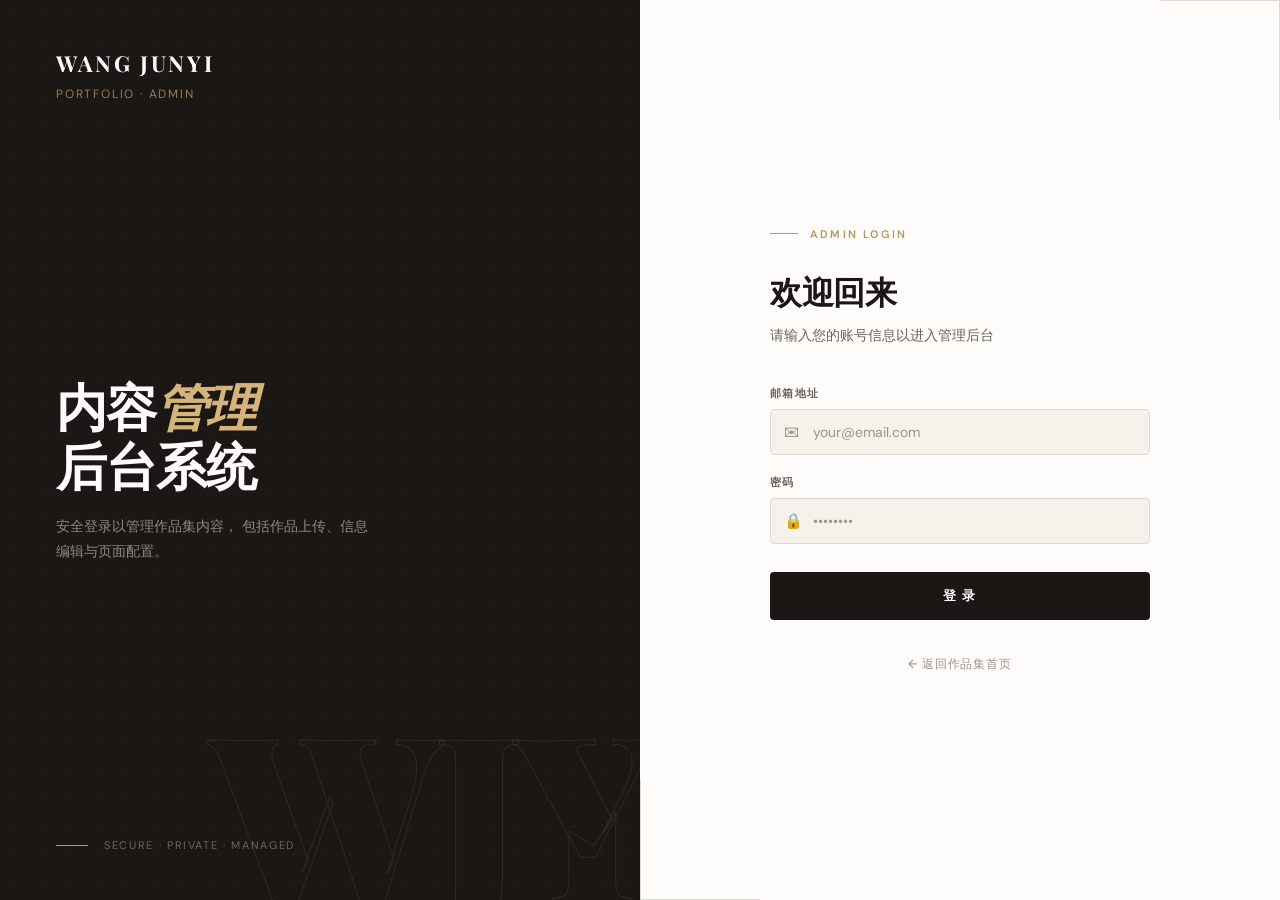
<file: admin.html>
<!DOCTYPE html>
<html lang="zh-CN">
<head>
    <meta charset="UTF-8">
    <meta name="viewport" content="width=device-width, initial-scale=1.0">
    <title>作品集后台管理 | WANG JUNYI</title>
    <link rel="icon" href="data:image/svg+xml,<svg xmlns='http://www.w3.org/2000/svg' viewBox='0 0 64 64'><path fill='%23333' d='M32 0C14.3 0 0 14.3 0 32c0 14.3 9.3 26.4 22.1 30.7 1.6.3 2.2-.7 2.2-1.5v-5.6c-9 2-10.9-3.9-10.9-3.9-1.5-3.8-3.6-4.8-3.6-4.8-2.9-2 .2-2 .2-2 3.2.2 4.9 3.3 4.9 3.3 2.9 4.9 7.5 3.5 9.3 2.7.3-2.1 1.1-3.5 2-4.3-7.1-.8-14.6-3.6-14.6-15.8 0-3.5 1.2-6.3 3.3-8.6-.3-.8-1.4-4 .3-8.3 0 0 2.7-.9 8.8 3.3 2.6-.7 5.3-1 8-1s5.5.3 8 1c6.1-4.2 8.8-3.3 8.8-3.3 1.7 4.3 .6 7.5 .3 8.3 2.1 2.3 3.3 5.1 3.3 8.6 0 12.3-7.5 15-14.6 15.8 1.1 1 2.1 2.9 2.1 5.9v8.8c0 .9 .6 1.9 2.2 1.5C54.7 58.4 64 46.3 64 32 64 14.3 49.7 0 32 0z'/></svg>">
    <link rel="stylesheet" href="https://cdn.quilljs.com/1.3.7/quill.snow.css">
    <link rel="stylesheet" href="css/admin.css">
</head>
<body>

<!-- 顶部栏 -->
<header class="admin-header">
    <div class="admin-header-left">
        <button class="sidebar-toggle" id="sidebar-toggle" title="折叠侧边栏">
            <span></span><span></span><span></span>
        </button>
        <div class="admin-logo">
            <span class="logo-icon">⚡</span>
            <span class="logo-text">作品集管理后台</span>
        </div>
    </div>
    <div class="admin-header-right">
        <a href="index.html" target="_blank" class="preview-btn">
            <svg viewBox="0 0 24 24" fill="none" stroke="currentColor" stroke-width="2"><path d="M18 13v6a2 2 0 0 1-2 2H5a2 2 0 0 1-2-2V8a2 2 0 0 1 2-2h6"/><polyline points="15 3 21 3 21 9"/><line x1="10" y1="14" x2="21" y2="3"/></svg>
            预览前端
        </a>
        <button id="logout-btn" style="margin-left:8px;padding:6px 14px;border:1px solid #e5e7eb;border-radius:6px;background:#fff;cursor:pointer;font-size:13px;color:#374151;" title="登出">
            🔒 登出
        </button>
        <button class="export-btn" id="export-btn" title="导出所有数据为JSON文件">
            <svg viewBox="0 0 24 24" fill="none" stroke="currentColor" stroke-width="2"><path d="M21 15v4a2 2 0 0 1-2 2H5a2 2 0 0 1-2-2v-4"/><polyline points="7 10 12 15 17 10"/><line x1="12" y1="15" x2="12" y2="3"/></svg>
            导出数据
        </button>
        <button class="import-btn" id="import-btn" title="从JSON文件导入数据">
            <svg viewBox="0 0 24 24" fill="none" stroke="currentColor" stroke-width="2"><path d="M21 15v4a2 2 0 0 1-2 2H5a2 2 0 0 1-2-2v-4"/><polyline points="17 8 12 3 7 8"/><line x1="12" y1="3" x2="12" y2="15"/></svg>
            导入数据
        </button>
        <input type="file" id="import-file-input" accept=".json" style="display:none">
        <button class="reset-btn" id="reset-btn" title="清除所有本地修改，恢复到原始数据">
            <svg viewBox="0 0 24 24" fill="none" stroke="currentColor" stroke-width="2"><polyline points="1 4 1 10 7 10"/><path d="M3.51 15a9 9 0 1 0 .49-3.11"/></svg>
            重置数据
        </button>
    </div>
</header>

<!-- 主体布局 -->
<div class="admin-layout">

    <!-- 侧边栏 -->
    <aside class="admin-sidebar" id="admin-sidebar">
        <nav class="sidebar-nav">
            <div class="nav-group">
                <div class="nav-group-label">页面内容</div>
                <a href="#" class="nav-item active" data-panel="hero">
                    <svg viewBox="0 0 24 24" fill="none" stroke="currentColor" stroke-width="2"><rect x="3" y="3" width="18" height="18" rx="2"/><path d="M3 9h18M9 21V9"/></svg>
                    Hero 首屏
                </a>
                <a href="#" class="nav-item" data-panel="about">
                    <svg viewBox="0 0 24 24" fill="none" stroke="currentColor" stroke-width="2"><path d="M20 21v-2a4 4 0 0 0-4-4H8a4 4 0 0 0-4 4v2"/><circle cx="12" cy="7" r="4"/></svg>
                    个人介绍
                </a>
                <a href="#" class="nav-item" data-panel="contact">
                    <svg viewBox="0 0 24 24" fill="none" stroke="currentColor" stroke-width="2"><path d="M22 16.92v3a2 2 0 0 1-2.18 2 19.79 19.79 0 0 1-8.63-3.07 19.5 19.5 0 0 1-6-6 19.79 19.79 0 0 1-3.07-8.67A2 2 0 0 1 4.11 2h3a2 2 0 0 1 2 1.72 12.84 12.84 0 0 0 .7 2.81 2 2 0 0 1-.45 2.11L8.09 9.91a16 16 0 0 0 6 6l1.27-1.27a2 2 0 0 1 2.11-.45 12.84 12.84 0 0 0 2.81.7A2 2 0 0 1 22 16.92z"/></svg>
                    联系方式
                </a>
            </div>
            <div class="nav-group">
                <div class="nav-group-label">作品管理</div>
                <a href="#" class="nav-item" data-panel="works-cultural">
                    <svg viewBox="0 0 24 24" fill="none" stroke="currentColor" stroke-width="2"><path d="M2 3h6a4 4 0 0 1 4 4v14a3 3 0 0 0-3-3H2z"/><path d="M22 3h-6a4 4 0 0 0-4 4v14a3 3 0 0 1 3-3h7z"/></svg>
                    文化宣传
                    <span class="nav-badge" id="badge-cultural">0</span>
                </a>
                <a href="#" class="nav-item" data-panel="works-community">
                    <svg viewBox="0 0 24 24" fill="none" stroke="currentColor" stroke-width="2"><path d="M17 21v-2a4 4 0 0 0-4-4H5a4 4 0 0 0-4 4v2"/><circle cx="9" cy="7" r="4"/><path d="M23 21v-2a4 4 0 0 0-3-3.87"/><path d="M16 3.13a4 4 0 0 1 0 7.75"/></svg>
                    社区内容
                    <span class="nav-badge" id="badge-community">0</span>
                </a>
                <a href="#" class="nav-item" data-panel="works-language">
                    <svg viewBox="0 0 24 24" fill="none" stroke="currentColor" stroke-width="2"><circle cx="12" cy="12" r="10"/><line x1="2" y1="12" x2="22" y2="12"/><path d="M12 2a15.3 15.3 0 0 1 4 10 15.3 15.3 0 0 1-4 10 15.3 15.3 0 0 1-4-10 15.3 15.3 0 0 1 4-10z"/></svg>
                    语言服务
                    <span class="nav-badge" id="badge-language">0</span>
                </a>
                <a href="#" class="nav-item" data-panel="works-other">
                    <svg viewBox="0 0 24 24" fill="none" stroke="currentColor" stroke-width="2"><circle cx="12" cy="12" r="1"/><circle cx="19" cy="12" r="1"/><circle cx="5" cy="12" r="1"/></svg>
                    其他作品
                    <span class="nav-badge" id="badge-other">0</span>
                </a>
            </div>
        </nav>
        <div class="sidebar-footer">
            <div class="save-status" id="save-status">
                <span class="status-dot saved"></span>
                <span class="status-text">数据已保存</span>
            </div>
        </div>
    </aside>

    <!-- 内容区 -->
    <main class="admin-main" id="admin-main">

        <!-- ===== Hero 首屏面板 ===== -->
        <div class="panel active" id="panel-hero">
            <div class="panel-header">
                <h2 class="panel-title">Hero 首屏</h2>
                <p class="panel-desc">修改网站首屏展示的标题、描述和照片</p>
            </div>
            <div class="panel-body">
                <div class="form-card">
                    <div class="form-group">
                        <label class="form-label">首屏标题 <span class="label-hint">（支持富文本，可设置大小/颜色/emoji）</span></label>
                        <div id="hero-heading-editor" class="quill-editor-wrapper" style="background:#fff;border:1px solid #e5e7eb;border-radius:8px;"></div>
                    </div>
                    <div class="form-group">
                        <label class="form-label">个人描述</label>
                        <textarea id="hero-description" class="form-textarea" rows="3" placeholder="一句话介绍自己..."></textarea>
                    </div>
                    <div class="form-grid">
                        <div class="form-group">
                            <label class="form-label">按钮一文字</label>
                            <input type="text" id="hero-btn-primary" class="form-input" placeholder="作品展示">
                        </div>
                        <div class="form-group">
                            <label class="form-label">按钮二文字</label>
                            <input type="text" id="hero-btn-secondary" class="form-input" placeholder="关于我">
                        </div>
                    </div>
                    <div class="form-grid">
                        <div class="form-group">
                            <label class="form-label">作品案例数量</label>
                            <input type="text" id="hero-stat-works" class="form-input" placeholder="15">
                        </div>
                        <div class="form-group">
                            <label class="form-label">实习经历数量</label>
                            <input type="text" id="hero-stat-internships" class="form-input" placeholder="3">
                        </div>
                    </div>
                    <div class="form-group">
                        <label class="form-label">个人照片</label>
                        <div class="image-uploader" id="hero-photo-uploader">
                            <div class="image-preview-wrap">
                                <img id="hero-photo-preview" src="" alt="预览" class="image-preview hidden">
                                <div class="image-placeholder" id="hero-photo-placeholder">
                                    <svg viewBox="0 0 24 24" fill="none" stroke="currentColor" stroke-width="1.5"><rect x="3" y="3" width="18" height="18" rx="2"/><circle cx="8.5" cy="8.5" r="1.5"/><polyline points="21 15 16 10 5 21"/></svg>
                                    <p>点击选择图片</p>
                                    <p class="hint">支持 JPG、PNG、WebP</p>
                                </div>
                            </div>
                            <div class="image-uploader-actions">
                                <input type="file" id="hero-photo-file" accept="image/*" style="display:none">
                                <button class="btn-secondary" onclick="document.getElementById('hero-photo-file').click()">
                                    <svg viewBox="0 0 24 24" fill="none" stroke="currentColor" stroke-width="2"><path d="M21 15v4a2 2 0 0 1-2 2H5a2 2 0 0 1-2-2v-4"/><polyline points="17 8 12 3 7 8"/><line x1="12" y1="3" x2="12" y2="15"/></svg>
                                    上传本地图片
                                </button>
                            </div>
                        </div>
                    </div>
                    <div class="form-actions">
                        <button class="btn-primary" id="save-hero">保存 Hero 设置</button>
                    </div>
                </div>
            </div>
        </div>

        <!-- ===== 个人介绍面板 ===== -->
        <div class="panel" id="panel-about">
            <div class="panel-header">
                <h2 class="panel-title">个人介绍</h2>
                <p class="panel-desc">修改关于我区域的照片、文案、技能、教育经历和实习经历</p>
            </div>
            <div class="panel-body">
                <!-- 照片 + 文案 -->
                <div class="form-card">
                    <h3 class="form-card-title">照片 & 个人简介</h3>
                    <div class="form-group">
                        <label class="form-label">个人照片</label>
                        <div class="image-uploader">
                            <div class="image-preview-wrap">
                                <img id="about-photo-preview" src="" alt="预览" class="image-preview hidden">
                                <div class="image-placeholder" id="about-photo-placeholder">
                                    <svg viewBox="0 0 24 24" fill="none" stroke="currentColor" stroke-width="1.5"><rect x="3" y="3" width="18" height="18" rx="2"/><circle cx="8.5" cy="8.5" r="1.5"/><polyline points="21 15 16 10 5 21"/></svg>
                                    <p>点击选择图片</p>
                                </div>
                            </div>
                            <div class="image-uploader-actions">
                                <input type="file" id="about-photo-file" accept="image/*" style="display:none">
                                <button class="btn-secondary" onclick="document.getElementById('about-photo-file').click()">
                                    <svg viewBox="0 0 24 24" fill="none" stroke="currentColor" stroke-width="2"><path d="M21 15v4a2 2 0 0 1-2 2H5a2 2 0 0 1-2-2v-4"/><polyline points="17 8 12 3 7 8"/><line x1="12" y1="3" x2="12" y2="15"/></svg>
                                    上传本地图片
                                </button>
                            </div>
                        </div>
                    </div>
                    <div class="form-group">
                        <label class="form-label">引言文字 <span class="label-hint">（大字展示，支持换行）</span></label>
                        <textarea id="about-quote" class="form-textarea" rows="3" placeholder="输入引言，如：用文字赋予文化以温度，&#10;让语言跨越边界与时间。"></textarea>
                    </div>
                    <div class="form-group">
                        <label class="form-label">个人简介文案 <span class="label-hint">（小字正文）</span></label>
                        <textarea id="about-intro" class="form-textarea" rows="4" placeholder="输入个人简介..."></textarea>
                    </div>
                    <div class="form-actions">
                        <button class="btn-primary" id="save-about-intro">保存照片 & 简介</button>
                    </div>
                </div>

                <!-- 技能 -->
                <div class="form-card">
                    <h3 class="form-card-title">技能标签</h3>
                    <div class="tags-editor" id="skills-editor">
                        <div class="tags-list" id="skills-tags"></div>
                        <div class="tags-add">
                            <input type="text" id="skill-input" class="form-input" placeholder="输入技能名称，按回车添加">
                            <button class="btn-secondary" id="add-skill-btn">添加</button>
                        </div>
                        <p class="hint-text">点击标签上的 × 可删除，拖拽可排序</p>
                    </div>
                    <div class="form-actions">
                        <button class="btn-primary" id="save-about-skills">保存技能</button>
                    </div>
                </div>

                <!-- 教育经历 -->
                <div class="form-card">
                    <h3 class="form-card-title">教育经历</h3>
                    <div id="education-list" class="experience-list"></div>
                    <button class="btn-add-item" id="add-education-btn">
                        <svg viewBox="0 0 24 24" fill="none" stroke="currentColor" stroke-width="2"><line x1="12" y1="5" x2="12" y2="19"/><line x1="5" y1="12" x2="19" y2="12"/></svg>
                        添加教育经历
                    </button>
                    <div class="form-actions">
                        <button class="btn-primary" id="save-about-education">保存教育经历</button>
                    </div>
                </div>

                <!-- 实习经历 -->
                <div class="form-card">
                    <h3 class="form-card-title">实习经历</h3>
                    <div id="internship-list" class="experience-list"></div>
                    <button class="btn-add-item" id="add-internship-btn">
                        <svg viewBox="0 0 24 24" fill="none" stroke="currentColor" stroke-width="2"><line x1="12" y1="5" x2="12" y2="19"/><line x1="5" y1="12" x2="19" y2="12"/></svg>
                        添加实习经历
                    </button>
                    <div class="form-actions">
                        <button class="btn-primary" id="save-about-internships">保存实习经历</button>
                    </div>
                </div>
            </div>
        </div>

        <!-- ===== 联系方式面板 ===== -->
        <div class="panel" id="panel-contact">
            <div class="panel-header">
                <h2 class="panel-title">联系方式</h2>
                <p class="panel-desc">修改邮箱和电话号码</p>
            </div>
            <div class="panel-body">
                <div class="form-card">
                    <h3 class="form-card-title">联系信息</h3>
                    <div class="form-group">
                        <label class="form-label">邮箱 <span class="required">*</span></label>
                        <input type="email" id="contact-email" class="form-input" placeholder="输入邮箱地址">
                    </div>
                    <div class="form-group">
                        <label class="form-label">电话 <span class="required">*</span></label>
                        <input type="text" id="contact-phone" class="form-input" placeholder="输入电话号码，如：+86 150 8172 5260">
                    </div>
                    <div class="form-actions">
                        <button class="btn-primary" id="save-contact">保存联系方式</button>
                    </div>
                </div>
            </div>
        </div>

        <!-- ===== 作品列表面板（通用模板，JS动态渲染） ===== -->
        <div class="panel" id="panel-works-cultural">
            <div class="panel-header">
                <h2 class="panel-title">文化宣传作品</h2>
                <p class="panel-desc">管理文化宣传类作品的封面、标题、简介及详情</p>
            </div>
            <div class="panel-body">
                <div class="works-manager">
                    <div class="works-toolbar">
                        <button class="btn-primary" data-add-work="cultural">
                            <svg viewBox="0 0 24 24" fill="none" stroke="currentColor" stroke-width="2"><line x1="12" y1="5" x2="12" y2="19"/><line x1="5" y1="12" x2="19" y2="12"/></svg>
                            新增作品
                        </button>
                    </div>
                    <div class="works-list" id="works-list-cultural"></div>
                </div>
            </div>
        </div>

        <div class="panel" id="panel-works-community">
            <div class="panel-header">
                <h2 class="panel-title">社区内容作品</h2>
                <p class="panel-desc">管理社区内容类作品的封面、标题、简介及详情</p>
            </div>
            <div class="panel-body">
                <div class="works-manager">
                    <div class="works-toolbar">
                        <button class="btn-primary" data-add-work="community">
                            <svg viewBox="0 0 24 24" fill="none" stroke="currentColor" stroke-width="2"><line x1="12" y1="5" x2="12" y2="19"/><line x1="5" y1="12" x2="19" y2="12"/></svg>
                            新增作品
                        </button>
                    </div>
                    <div class="works-list" id="works-list-community"></div>
                </div>
            </div>
        </div>

        <div class="panel" id="panel-works-language">
            <div class="panel-header">
                <h2 class="panel-title">语言服务作品</h2>
                <p class="panel-desc">管理语言服务类作品的封面、标题、简介及详情</p>
            </div>
            <div class="panel-body">
                <div class="works-manager">
                    <div class="works-toolbar">
                        <button class="btn-primary" data-add-work="language">
                            <svg viewBox="0 0 24 24" fill="none" stroke="currentColor" stroke-width="2"><line x1="12" y1="5" x2="12" y2="19"/><line x1="5" y1="12" x2="19" y2="12"/></svg>
                            新增作品
                        </button>
                    </div>
                    <div class="works-list" id="works-list-language"></div>
                </div>
            </div>
        </div>

        <div class="panel" id="panel-works-other">
            <div class="panel-header">
                <h2 class="panel-title">其他作品</h2>
                <p class="panel-desc">管理其他类作品的封面、标题、简介及详情</p>
            </div>
            <div class="panel-body">
                <div class="works-manager">
                    <div class="works-toolbar">
                        <button class="btn-primary" data-add-work="other">
                            <svg viewBox="0 0 24 24" fill="none" stroke="currentColor" stroke-width="2"><line x1="12" y1="5" x2="12" y2="19"/><line x1="5" y1="12" x2="19" y2="12"/></svg>
                            新增作品
                        </button>
                    </div>
                    <div class="works-list" id="works-list-other"></div>
                </div>
            </div>
        </div>

    </main>
</div>

<!-- ===== 作品编辑弹窗 ===== -->
<div class="modal-overlay" id="work-modal-overlay">
    <div class="modal" id="work-modal">
        <div class="modal-header">
            <h3 class="modal-title" id="work-modal-title">编辑作品</h3>
            <button class="modal-close" id="work-modal-close">
                <svg viewBox="0 0 24 24" fill="none" stroke="currentColor" stroke-width="2"><line x1="18" y1="6" x2="6" y2="18"/><line x1="6" y1="6" x2="18" y2="18"/></svg>
            </button>
        </div>
        <div class="modal-body">
            <input type="hidden" id="work-edit-id">
            <input type="hidden" id="work-edit-category">

            <!-- 基础信息 -->
            <div class="modal-section">
                <h4 class="modal-section-title">基础信息</h4>
                <div class="form-grid-2">
                    <div class="form-group">
                        <label class="form-label">作品标题 <span class="required">*</span></label>
                        <input type="text" id="work-title" class="form-input" placeholder="输入作品标题">
                    </div>
                    <div class="form-group">
                        <label class="form-label">子分类</label>
                        <input type="text" id="work-subcategory" class="form-input" placeholder="如：event / product / people">
                    </div>
                </div>
                <div class="form-group">
                    <label class="form-label">作品简介（列表页显示）</label>
                    <textarea id="work-description" class="form-textarea" rows="2" placeholder="一两句话描述作品..."></textarea>
                </div>
                <div class="form-group">
                    <label class="form-label">封面图片</label>
                    <div class="image-uploader compact">
                        <div class="image-preview-wrap small">
                            <img id="work-thumbnail-preview" src="" alt="预览" class="image-preview hidden">
                            <div class="image-placeholder small" id="work-thumbnail-placeholder">
                                <svg viewBox="0 0 24 24" fill="none" stroke="currentColor" stroke-width="1.5"><rect x="3" y="3" width="18" height="18" rx="2"/><circle cx="8.5" cy="8.5" r="1.5"/><polyline points="21 15 16 10 5 21"/></svg>
                                <p>封面图</p>
                            </div>
                        </div>
                        <div class="image-uploader-actions">
                            <input type="file" id="work-thumbnail-file" accept="image/*" style="display:none">
                            <button class="btn-secondary small" id="work-thumbnail-upload-btn" type="button">上传图片</button>
                        </div>
                    </div>
                </div>
            </div>

            <!-- 详情信息 -->
            <div class="modal-section">
                <h4 class="modal-section-title">详情页信息</h4>
                <div class="form-grid-2">
                    <div class="form-group">
                        <label class="form-label">类型</label>
                        <input type="text" id="work-type" class="form-input" placeholder="如：活动新闻稿、产品文案">
                    </div>
                    <div class="form-group">
                        <label class="form-label">创作时间</label>
                        <input type="text" id="work-date" class="form-input" placeholder="如：2025-07">
                    </div>
                </div>
                <div class="form-group">
                    <label class="form-label">作品详情内容</label>
                    <div id="work-content-editor" class="quill-editor-wrap"></div>
                </div>
            </div>

            <!-- 详情配图 -->
            <div class="modal-section">
                <h4 class="modal-section-title">详情配图</h4>
                <div id="work-detail-images-list" class="detail-images-editor"></div>
                <div class="detail-image-add">
                    <input type="file" id="work-detail-image-file" accept="image/*" style="display:none">
                    <button class="btn-secondary" id="add-detail-image-file-btn">
                        <svg viewBox="0 0 24 24" fill="none" stroke="currentColor" stroke-width="2"><line x1="12" y1="5" x2="12" y2="19"/><line x1="5" y1="12" x2="19" y2="12"/></svg>
                        上传配图
                    </button>
                </div>
            </div>

            <!-- 跳转链接 -->
            <div class="modal-section">
                <h4 class="modal-section-title">查看原文链接</h4>
                <div id="work-links-list" class="links-editor"></div>
                <button class="btn-add-item" id="add-link-btn">
                    <svg viewBox="0 0 24 24" fill="none" stroke="currentColor" stroke-width="2"><line x1="12" y1="5" x2="12" y2="19"/><line x1="5" y1="12" x2="19" y2="12"/></svg>
                    添加链接
                </button>
            </div>
        </div>
        <div class="modal-footer">
            <button class="btn-ghost" id="work-modal-cancel">取消</button>
            <button class="btn-primary" id="work-modal-save">保存作品</button>
        </div>
    </div>
</div>

<!-- Toast 提示 -->
<div class="toast" id="toast"></div>

<script src="https://cdn.quilljs.com/1.3.7/quill.js"></script>
<script src="js/supabase.js"></script>
<script src="js/admin.js"></script>
</body>
</html>
</file>
<file: css/admin.css>
/* ==========================================
   后台管理系统样式
   ========================================== */

:root {
    --admin-bg: #f5f6fa;
    --admin-sidebar-bg: #1a1d23;
    --admin-sidebar-width: 220px;
    --admin-header-height: 56px;
    --admin-white: #ffffff;
    --admin-primary: #2563eb;
    --admin-primary-hover: #1d4ed8;
    --admin-danger: #ef4444;
    --admin-danger-hover: #dc2626;
    --admin-success: #22c55e;
    --admin-warning: #f59e0b;
    --admin-border: #e5e7eb;
    --admin-text: #111827;
    --admin-text-muted: #6b7280;
    --admin-text-light: #9ca3af;
    --admin-shadow: 0 1px 3px rgba(0,0,0,0.08), 0 1px 2px rgba(0,0,0,0.04);
    --admin-shadow-md: 0 4px 16px rgba(0,0,0,0.10);
    --admin-radius: 8px;
    --admin-radius-sm: 6px;
    --transition: 150ms ease;
}

*, *::before, *::after { box-sizing: border-box; margin: 0; padding: 0; }
html { font-size: 14px; }
body {
    font-family: -apple-system, BlinkMacSystemFont, "Segoe UI", "PingFang SC", "Microsoft YaHei", sans-serif;
    background: var(--admin-bg);
    color: var(--admin-text);
    min-height: 100vh;
    overflow-x: hidden;
}
a { text-decoration: none; color: inherit; }
button { cursor: pointer; border: none; background: none; font-family: inherit; font-size: inherit; }
input, textarea, select { font-family: inherit; font-size: inherit; }

/* ==========================================
   顶部栏
   ========================================== */
.admin-header {
    position: fixed;
    top: 0; left: 0; right: 0;
    height: var(--admin-header-height);
    background: var(--admin-white);
    border-bottom: 1px solid var(--admin-border);
    display: flex;
    align-items: center;
    justify-content: space-between;
    padding: 0 20px;
    z-index: 100;
    box-shadow: var(--admin-shadow);
}
.admin-header-left { display: flex; align-items: center; gap: 14px; }
.admin-header-right { display: flex; align-items: center; gap: 8px; }

.sidebar-toggle {
    width: 34px; height: 34px;
    display: flex; flex-direction: column;
    align-items: center; justify-content: center; gap: 4px;
    border-radius: var(--admin-radius-sm);
    transition: background var(--transition);
}
.sidebar-toggle:hover { background: var(--admin-bg); }
.sidebar-toggle span {
    display: block; width: 18px; height: 1.5px;
    background: var(--admin-text-muted);
    transition: var(--transition);
}

.admin-logo { display: flex; align-items: center; gap: 8px; font-weight: 600; font-size: 15px; }
.logo-icon { font-size: 18px; }
.logo-text { color: var(--admin-text); }

/* 顶部按钮组 */
.preview-btn, .export-btn, .import-btn, .reset-btn {
    display: flex; align-items: center; gap: 6px;
    padding: 7px 14px;
    border-radius: var(--admin-radius-sm);
    font-size: 13px; font-weight: 500;
    transition: var(--transition);
}
.preview-btn svg, .export-btn svg, .import-btn svg, .reset-btn svg { width: 14px; height: 14px; }

.preview-btn {
    background: var(--admin-primary);
    color: #fff;
}
.preview-btn:hover { background: var(--admin-primary-hover); }

.export-btn {
    background: var(--admin-bg);
    color: var(--admin-text);
    border: 1px solid var(--admin-border);
}
.export-btn:hover { background: #e9ebf0; }

.import-btn {
    background: var(--admin-bg);
    color: var(--admin-text);
    border: 1px solid var(--admin-border);
}
.import-btn:hover { background: #e9ebf0; }

.reset-btn {
    background: var(--admin-bg);
    color: var(--admin-danger);
    border: 1px solid var(--admin-border);
}
.reset-btn:hover { background: #fef2f2; border-color: var(--admin-danger); }

/* ==========================================
   主体布局
   ========================================== */
.admin-layout {
    display: flex;
    margin-top: var(--admin-header-height);
    min-height: calc(100vh - var(--admin-header-height));
}

/* ==========================================
   侧边栏
   ========================================== */
.admin-sidebar {
    width: var(--admin-sidebar-width);
    background: var(--admin-sidebar-bg);
    flex-shrink: 0;
    position: fixed;
    top: var(--admin-header-height);
    left: 0;
    bottom: 0;
    overflow-y: auto;
    display: flex;
    flex-direction: column;
    transition: width var(--transition), transform var(--transition);
    z-index: 90;
}
.admin-sidebar.collapsed { width: 56px; }
.admin-layout.sidebar-collapsed .admin-main { margin-left: 56px; }

.sidebar-nav { flex: 1; padding: 16px 0; }
.nav-group { margin-bottom: 24px; }
.nav-group-label {
    font-size: 10px; font-weight: 600; letter-spacing: 0.08em;
    color: #4b5563;
    padding: 0 16px 8px;
    text-transform: uppercase;
}
.admin-sidebar.collapsed .nav-group-label { display: none; }

.nav-item {
    display: flex; align-items: center; gap: 10px;
    padding: 10px 16px;
    color: #9ca3af;
    font-size: 13px; font-weight: 500;
    transition: var(--transition);
    position: relative;
    white-space: nowrap;
    cursor: pointer;
}
.nav-item svg { width: 16px; height: 16px; flex-shrink: 0; }
.nav-item:hover { color: #e5e7eb; background: rgba(255,255,255,0.06); }
.nav-item.active {
    color: #fff;
    background: rgba(37, 99, 235, 0.2);
}
.nav-item.active::before {
    content: '';
    position: absolute; left: 0; top: 0; bottom: 0;
    width: 3px;
    background: var(--admin-primary);
    border-radius: 0 2px 2px 0;
}
.nav-badge {
    margin-left: auto;
    background: rgba(255,255,255,0.12);
    color: #9ca3af;
    font-size: 11px; font-weight: 600;
    padding: 2px 7px;
    border-radius: 10px;
    min-width: 22px; text-align: center;
}
.admin-sidebar.collapsed .nav-badge { display: none; }
.admin-sidebar.collapsed .nav-item span:not(svg) { display: none; }

.sidebar-footer {
    padding: 16px;
    border-top: 1px solid rgba(255,255,255,0.06);
}
.save-status { display: flex; align-items: center; gap: 8px; }
.status-dot {
    width: 8px; height: 8px; border-radius: 50%; flex-shrink: 0;
}
.status-dot.saved { background: var(--admin-success); }
.status-dot.saving { background: var(--admin-warning); animation: pulse 1s infinite; }
.status-dot.error { background: var(--admin-danger); }
.status-text { font-size: 12px; color: #6b7280; }
@keyframes pulse { 0%,100%{opacity:1} 50%{opacity:0.4} }

/* ==========================================
   主内容区
   ========================================== */
.admin-main {
    flex: 1;
    margin-left: var(--admin-sidebar-width);
    padding: 32px;
    min-height: calc(100vh - var(--admin-header-height));
    transition: margin-left var(--transition);
}

/* 面板切换 */
.panel { display: none; }
.panel.active { display: block; }

.panel-header {
    margin-bottom: 24px;
}
.panel-title { font-size: 22px; font-weight: 700; color: var(--admin-text); margin-bottom: 4px; }
.panel-desc { font-size: 13px; color: var(--admin-text-muted); }

.panel-body { display: flex; flex-direction: column; gap: 20px; }

/* ==========================================
   表单卡片
   ========================================== */
.form-card {
    background: var(--admin-white);
    border-radius: var(--admin-radius);
    padding: 24px;
    box-shadow: var(--admin-shadow);
    border: 1px solid var(--admin-border);
}
.form-card-title {
    font-size: 15px; font-weight: 600; margin-bottom: 20px;
    padding-bottom: 12px;
    border-bottom: 1px solid var(--admin-border);
    color: var(--admin-text);
}

.form-group { margin-bottom: 16px; }
.form-group:last-child { margin-bottom: 0; }
.form-label {
    display: block; font-size: 13px; font-weight: 500;
    color: var(--admin-text); margin-bottom: 6px;
}
.label-hint { font-weight: 400; color: var(--admin-text-muted); }
.required { color: var(--admin-danger); }

.form-input {
    width: 100%; padding: 9px 12px;
    border: 1px solid var(--admin-border);
    border-radius: var(--admin-radius-sm);
    font-size: 13px; color: var(--admin-text);
    background: var(--admin-white);
    outline: none; transition: border-color var(--transition);
}
.form-input:focus { border-color: var(--admin-primary); box-shadow: 0 0 0 3px rgba(37,99,235,0.1); }

.form-textarea {
    width: 100%; padding: 9px 12px;
    border: 1px solid var(--admin-border);
    border-radius: var(--admin-radius-sm);
    font-size: 13px; color: var(--admin-text);
    background: var(--admin-white);
    outline: none; resize: vertical; min-height: 72px;
    transition: border-color var(--transition);
    line-height: 1.6;
}
.form-textarea:focus { border-color: var(--admin-primary); box-shadow: 0 0 0 3px rgba(37,99,235,0.1); }

.form-grid { display: grid; grid-template-columns: 1fr 1fr; gap: 16px; }
.form-grid-2 { display: grid; grid-template-columns: 1fr 1fr; gap: 12px; }

.form-actions {
    display: flex; justify-content: flex-end;
    margin-top: 20px; padding-top: 16px;
    border-top: 1px solid var(--admin-border);
}

/* ==========================================
   按钮样式
   ========================================== */
.btn-primary {
    display: inline-flex; align-items: center; gap: 6px;
    padding: 9px 20px;
    background: var(--admin-primary); color: #fff;
    border-radius: var(--admin-radius-sm);
    font-size: 13px; font-weight: 500;
    transition: background var(--transition);
}
.btn-primary:hover { background: var(--admin-primary-hover); }
.btn-primary svg { width: 14px; height: 14px; }

.btn-secondary {
    display: inline-flex; align-items: center; gap: 6px;
    padding: 8px 16px;
    background: var(--admin-bg); color: var(--admin-text);
    border: 1px solid var(--admin-border);
    border-radius: var(--admin-radius-sm);
    font-size: 13px; font-weight: 500;
    transition: background var(--transition);
}
.btn-secondary:hover { background: #e9ebf0; }
.btn-secondary svg { width: 14px; height: 14px; }
.btn-secondary.small { padding: 6px 12px; font-size: 12px; }

.btn-ghost {
    display: inline-flex; align-items: center; gap: 6px;
    padding: 8px 16px;
    color: var(--admin-text-muted);
    border-radius: var(--admin-radius-sm);
    font-size: 13px; font-weight: 500;
    transition: background var(--transition);
}
.btn-ghost:hover { background: var(--admin-bg); color: var(--admin-text); }
.btn-ghost.small { padding: 6px 10px; font-size: 12px; }

.btn-danger {
    display: inline-flex; align-items: center; gap: 6px;
    padding: 7px 14px;
    background: transparent; color: var(--admin-danger);
    border: 1px solid transparent;
    border-radius: var(--admin-radius-sm);
    font-size: 12px; font-weight: 500;
    transition: var(--transition);
}
.btn-danger:hover { background: #fef2f2; border-color: #fecaca; }
.btn-danger svg { width: 13px; height: 13px; }

.btn-add-item {
    display: flex; align-items: center; gap: 6px;
    width: 100%; padding: 10px 16px;
    margin-top: 12px;
    border: 2px dashed var(--admin-border);
    border-radius: var(--admin-radius-sm);
    color: var(--admin-text-muted); font-size: 13px;
    transition: var(--transition);
    justify-content: center;
}
.btn-add-item:hover { border-color: var(--admin-primary); color: var(--admin-primary); background: rgba(37,99,235,0.04); }
.btn-add-item svg { width: 15px; height: 15px; }

/* ==========================================
   图片上传组件
   ========================================== */
.image-uploader {
    display: flex;
    flex-direction: column;
    gap: 16px;
    align-items: flex-start;
}
.image-uploader.compact {
    gap: 12px;
}

.image-preview-wrap {
    width: 180px; height: 140px; flex-shrink: 0;
    border: 1px solid var(--admin-border);
    border-radius: var(--admin-radius-sm);
    overflow: hidden;
    background: var(--admin-bg);
}
.image-preview-wrap.small { width: 120px; height: 100px; }

.image-preview { width: 100%; height: 100%; object-fit: cover; }
.image-preview.hidden { display: none; }

.image-placeholder {
    width: 100%; height: 100%;
    display: flex; flex-direction: column;
    align-items: center; justify-content: center;
    gap: 6px; color: var(--admin-text-light);
    cursor: pointer; transition: var(--transition);
}
.image-placeholder:hover { background: #e9ebf0; }
.image-placeholder svg { width: 28px; height: 28px; }
.image-placeholder p { font-size: 12px; line-height: 1.3; text-align: center; }
.image-placeholder .hint { font-size: 11px; color: var(--admin-text-light); }
.image-placeholder.small svg { width: 20px; height: 20px; }
.image-placeholder.small p { font-size: 11px; }

.image-uploader-actions {
    display: flex;
    flex-direction: row;
    gap: 8px;
    align-items: center;
    flex-wrap: wrap;
}
.image-uploader-actions .btn-secondary {
    width: auto;
    justify-content: center;
    padding: 10px 20px;
    font-size: 14px;
    font-weight: 500;
    white-space: nowrap;
}
.image-uploader-actions .btn-secondary.small {
    padding: 8px 14px;
    font-size: 13px;
}
.image-uploader-actions .btn-secondary:hover {
    background: #dbe0f0;
}
.hint-text { font-size: 12px; color: var(--admin-text-light); margin-top: 4px; }

/* ==========================================
   技能标签编辑器
   ========================================== */
.tags-editor {}
.tags-list {
    display: flex; flex-wrap: wrap; gap: 8px;
    min-height: 40px; padding: 8px;
    border: 1px solid var(--admin-border);
    border-radius: var(--admin-radius-sm);
    background: var(--admin-bg);
    margin-bottom: 12px;
}
.skill-tag {
    display: inline-flex; align-items: center; gap: 6px;
    padding: 5px 12px;
    background: var(--admin-white);
    border: 1px solid var(--admin-border);
    border-radius: 20px; font-size: 13px;
    cursor: grab;
    transition: var(--transition);
}
.skill-tag:hover { border-color: var(--admin-primary); color: var(--admin-primary); }
.skill-tag.dragging { opacity: 0.5; }
.skill-tag-remove {
    width: 16px; height: 16px;
    border-radius: 50%;
    display: flex; align-items: center; justify-content: center;
    color: var(--admin-text-muted); font-size: 14px; line-height: 1;
    transition: var(--transition); cursor: pointer;
}
.skill-tag-remove:hover { background: var(--admin-danger); color: white; }

.tags-add { display: flex; gap: 8px; }
.tags-add .form-input { flex: 1; }

/* ==========================================
   经历列表（教育 / 实习）
   ========================================== */
.experience-list { display: flex; flex-direction: column; gap: 12px; }
.experience-item {
    background: var(--admin-bg);
    border: 1px solid var(--admin-border);
    border-radius: var(--admin-radius-sm);
    padding: 14px 16px;
    position: relative;
}
.experience-item-header {
    display: flex; justify-content: space-between; align-items: center;
    margin-bottom: 12px;
}
.experience-item-title { font-weight: 600; font-size: 13px; }
.experience-item-actions { display: flex; gap: 4px; }
.experience-item-grid { display: grid; grid-template-columns: 1fr 1fr 1fr; gap: 10px; }
.experience-item-grid.two { grid-template-columns: 1fr 1fr; }

/* ==========================================
   作品管理面板
   ========================================== */
.works-toolbar {
    display: flex; justify-content: flex-end;
    margin-bottom: 16px;
}
.works-list { display: flex; flex-direction: column; gap: 12px; }
.work-item {
    background: var(--admin-white);
    border: 1px solid var(--admin-border);
    border-radius: var(--admin-radius);
    padding: 16px;
    display: flex; gap: 16px; align-items: flex-start;
    box-shadow: var(--admin-shadow);
    transition: box-shadow var(--transition);
}
.work-item:hover { box-shadow: var(--admin-shadow-md); }

.work-item-thumb {
    width: 88px; height: 66px; flex-shrink: 0;
    border-radius: var(--admin-radius-sm);
    overflow: hidden;
    background: var(--admin-bg);
    border: 1px solid var(--admin-border);
}
.work-item-thumb img { width: 100%; height: 100%; object-fit: cover; display: block; }
.work-item-thumb-placeholder {
    width: 100%; height: 100%;
    display: flex; align-items: center; justify-content: center;
    color: var(--admin-text-light);
    font-size: 11px;
}

.work-item-info { flex: 1; min-width: 0; }
.work-item-title {
    font-size: 14px; font-weight: 600; color: var(--admin-text);
    white-space: nowrap; overflow: hidden; text-overflow: ellipsis;
    margin-bottom: 4px;
}
.work-item-desc {
    font-size: 12px; color: var(--admin-text-muted); line-height: 1.5;
    display: -webkit-box; -webkit-line-clamp: 2; -webkit-box-orient: vertical;
    overflow: hidden;
    margin-bottom: 8px;
}
.work-item-meta { display: flex; gap: 10px; flex-wrap: wrap; }
.work-item-tag {
    font-size: 11px; color: var(--admin-text-muted);
    background: var(--admin-bg);
    border: 1px solid var(--admin-border);
    padding: 2px 8px; border-radius: 4px;
}

.work-item-actions { display: flex; flex-direction: column; gap: 6px; flex-shrink: 0; }

/* 拖拽排序手柄 */
.work-item-drag {
    color: var(--admin-text-light); cursor: grab;
    padding: 4px; display: flex; align-items: center;
}
.work-item-drag svg { width: 16px; height: 16px; }

/* ==========================================
   模态弹窗
   ========================================== */
.modal-overlay {
    position: fixed; inset: 0;
    background: rgba(0,0,0,0.5);
    z-index: 200;
    display: none; align-items: center; justify-content: center;
    padding: 20px;
    backdrop-filter: blur(2px);
}
.modal-overlay.active { display: flex; }

.modal {
    background: var(--admin-white);
    border-radius: var(--admin-radius);
    width: 100%; max-width: 720px;
    max-height: 90vh;
    display: flex; flex-direction: column;
    box-shadow: 0 20px 60px rgba(0,0,0,0.2);
}

.modal-header {
    display: flex; align-items: center; justify-content: space-between;
    padding: 20px 24px;
    border-bottom: 1px solid var(--admin-border);
    flex-shrink: 0;
}
.modal-title { font-size: 16px; font-weight: 700; }
.modal-close {
    width: 32px; height: 32px;
    display: flex; align-items: center; justify-content: center;
    border-radius: var(--admin-radius-sm);
    color: var(--admin-text-muted);
    transition: background var(--transition);
}
.modal-close:hover { background: var(--admin-bg); color: var(--admin-text); }
.modal-close svg { width: 16px; height: 16px; }

.modal-body {
    flex: 1; overflow-y: auto;
    padding: 24px;
    display: flex; flex-direction: column; gap: 20px;
}

.modal-section {
    border: 1px solid var(--admin-border);
    border-radius: var(--admin-radius-sm);
    padding: 16px;
}
.modal-section-title {
    font-size: 13px; font-weight: 600; color: var(--admin-text);
    margin-bottom: 14px; padding-bottom: 10px;
    border-bottom: 1px solid var(--admin-border);
}

.modal-footer {
    display: flex; align-items: center; justify-content: flex-end; gap: 10px;
    padding: 16px 24px;
    border-top: 1px solid var(--admin-border);
    flex-shrink: 0;
}

/* ==========================================
   详情配图编辑器
   ========================================== */
.detail-images-editor {
    display: flex; flex-direction: column; gap: 8px;
    margin-bottom: 12px;
}
.detail-image-item {
    display: flex; align-items: center; gap: 10px;
    padding: 8px 10px;
    background: var(--admin-bg);
    border: 1px solid var(--admin-border);
    border-radius: var(--admin-radius-sm);
}
.detail-image-thumb {
    width: 60px; height: 44px; flex-shrink: 0;
    border-radius: 4px; overflow: hidden;
    background: var(--admin-border);
}
.detail-image-thumb img { width: 100%; height: 100%; object-fit: cover; display: block; }
.detail-image-path {
    flex: 1; font-size: 12px; color: var(--admin-text-muted);
    overflow: hidden; text-overflow: ellipsis; white-space: nowrap;
}
.detail-image-remove {
    width: 24px; height: 24px; flex-shrink: 0;
    display: flex; align-items: center; justify-content: center;
    color: var(--admin-text-light); border-radius: 4px;
    transition: var(--transition);
}
.detail-image-remove:hover { background: #fef2f2; color: var(--admin-danger); }
.detail-image-remove svg { width: 14px; height: 14px; }

.detail-image-add {
    display: flex;
    flex-direction: column;
    align-items: flex-start;
    gap: 0;
    margin-top: 12px;
}
.detail-image-add .btn-secondary {
    width: auto;
    justify-content: center;
    padding: 9px 16px;
    font-size: 13px;
}

/* ==========================================
   链接编辑器
   ========================================== */
.links-editor { display: flex; flex-direction: column; gap: 10px; margin-bottom: 12px; }
.link-item {
    display: flex; gap: 8px; align-items: center;
    padding: 10px;
    background: var(--admin-bg);
    border: 1px solid var(--admin-border);
    border-radius: var(--admin-radius-sm);
}
.link-item .form-input { flex: 1; }
.link-item-text { flex: 0 0 120px; }
.link-item-remove {
    width: 28px; height: 28px; flex-shrink: 0;
    display: flex; align-items: center; justify-content: center;
    color: var(--admin-text-light); border-radius: 4px;
    transition: var(--transition);
}
.link-item-remove:hover { background: #fef2f2; color: var(--admin-danger); }
.link-item-remove svg { width: 15px; height: 15px; }

/* ==========================================
   Toast 提示
   ========================================== */
.toast {
    position: fixed;
    bottom: 32px; right: 32px;
    background: var(--admin-text);
    color: var(--admin-white);
    padding: 12px 20px;
    border-radius: var(--admin-radius-sm);
    font-size: 13px; font-weight: 500;
    z-index: 999;
    opacity: 0;
    transform: translateY(12px);
    transition: opacity 0.2s ease, transform 0.2s ease;
    pointer-events: none;
}
.toast.show { opacity: 1; transform: translateY(0); }
.toast.success { background: #15803d; }
.toast.error { background: var(--admin-danger); }
.toast.warning { background: #b45309; }

/* ==========================================
   Quill 富文本编辑器样式适配
   ========================================== */
.quill-editor-wrap {
    border-radius: var(--admin-radius);
    overflow: hidden;
    border: 1px solid var(--admin-border);
    background: var(--admin-white);
}
.quill-editor-wrap:focus-within {
    border-color: var(--admin-primary);
    box-shadow: 0 0 0 3px rgba(37, 99, 235, 0.10);
}
/* 工具栏 */
.quill-editor-wrap .ql-toolbar.ql-snow {
    border: none;
    border-bottom: 1px solid var(--admin-border);
    padding: 6px 8px;
    background: #f9fafb;
    border-radius: 0;
}
.quill-editor-wrap .ql-toolbar.ql-snow .ql-formats {
    margin-right: 10px;
}
/* 编辑区 */
.quill-editor-wrap .ql-container.ql-snow {
    border: none;
    font-family: -apple-system, BlinkMacSystemFont, "Segoe UI", "PingFang SC", "Microsoft YaHei", sans-serif;
    font-size: 14px;
    color: var(--admin-text);
}
.quill-editor-wrap .ql-editor {
    min-height: 200px;
    padding: 12px 14px;
    line-height: 1.75;
}
.quill-editor-wrap .ql-editor.ql-blank::before {
    color: var(--admin-text-light);
    font-style: normal;
}
/* 编辑器内标题样式 */
.quill-editor-wrap .ql-editor h1,
.quill-editor-wrap .ql-editor h2,
.quill-editor-wrap .ql-editor h3 {
    font-weight: 600;
    line-height: 1.4;
    margin: 12px 0 6px;
}
.quill-editor-wrap .ql-editor p { margin: 0 0 8px; }
.quill-editor-wrap .ql-editor ul,
.quill-editor-wrap .ql-editor ol { padding-left: 1.4em; margin-bottom: 8px; }
.quill-editor-wrap .ql-editor a { color: var(--admin-primary); }

/* ==========================================
   滚动条美化
   ========================================== */
::-webkit-scrollbar { width: 6px; height: 6px; }
::-webkit-scrollbar-track { background: transparent; }
::-webkit-scrollbar-thumb { background: #d1d5db; border-radius: 3px; }
::-webkit-scrollbar-thumb:hover { background: #9ca3af; }

/* ==========================================
   响应式
   ========================================== */
@media (max-width: 900px) {
    .admin-sidebar { transform: translateX(-100%); }
    .admin-sidebar.mobile-open { transform: translateX(0); }
    .admin-main { margin-left: 0; }
    .form-grid { grid-template-columns: 1fr; }
    .form-grid-2 { grid-template-columns: 1fr; }
    .experience-item-grid { grid-template-columns: 1fr; }
    .experience-item-grid.two { grid-template-columns: 1fr; }
    .admin-header-right .export-btn span,
    .admin-header-right .import-btn span,
    .admin-header-right .reset-btn span { display: none; }
}

@media (max-width: 600px) {
    .admin-main { padding: 20px 16px; }
    .work-item { flex-wrap: wrap; }
    .work-item-actions { flex-direction: row; }
}
</file>
